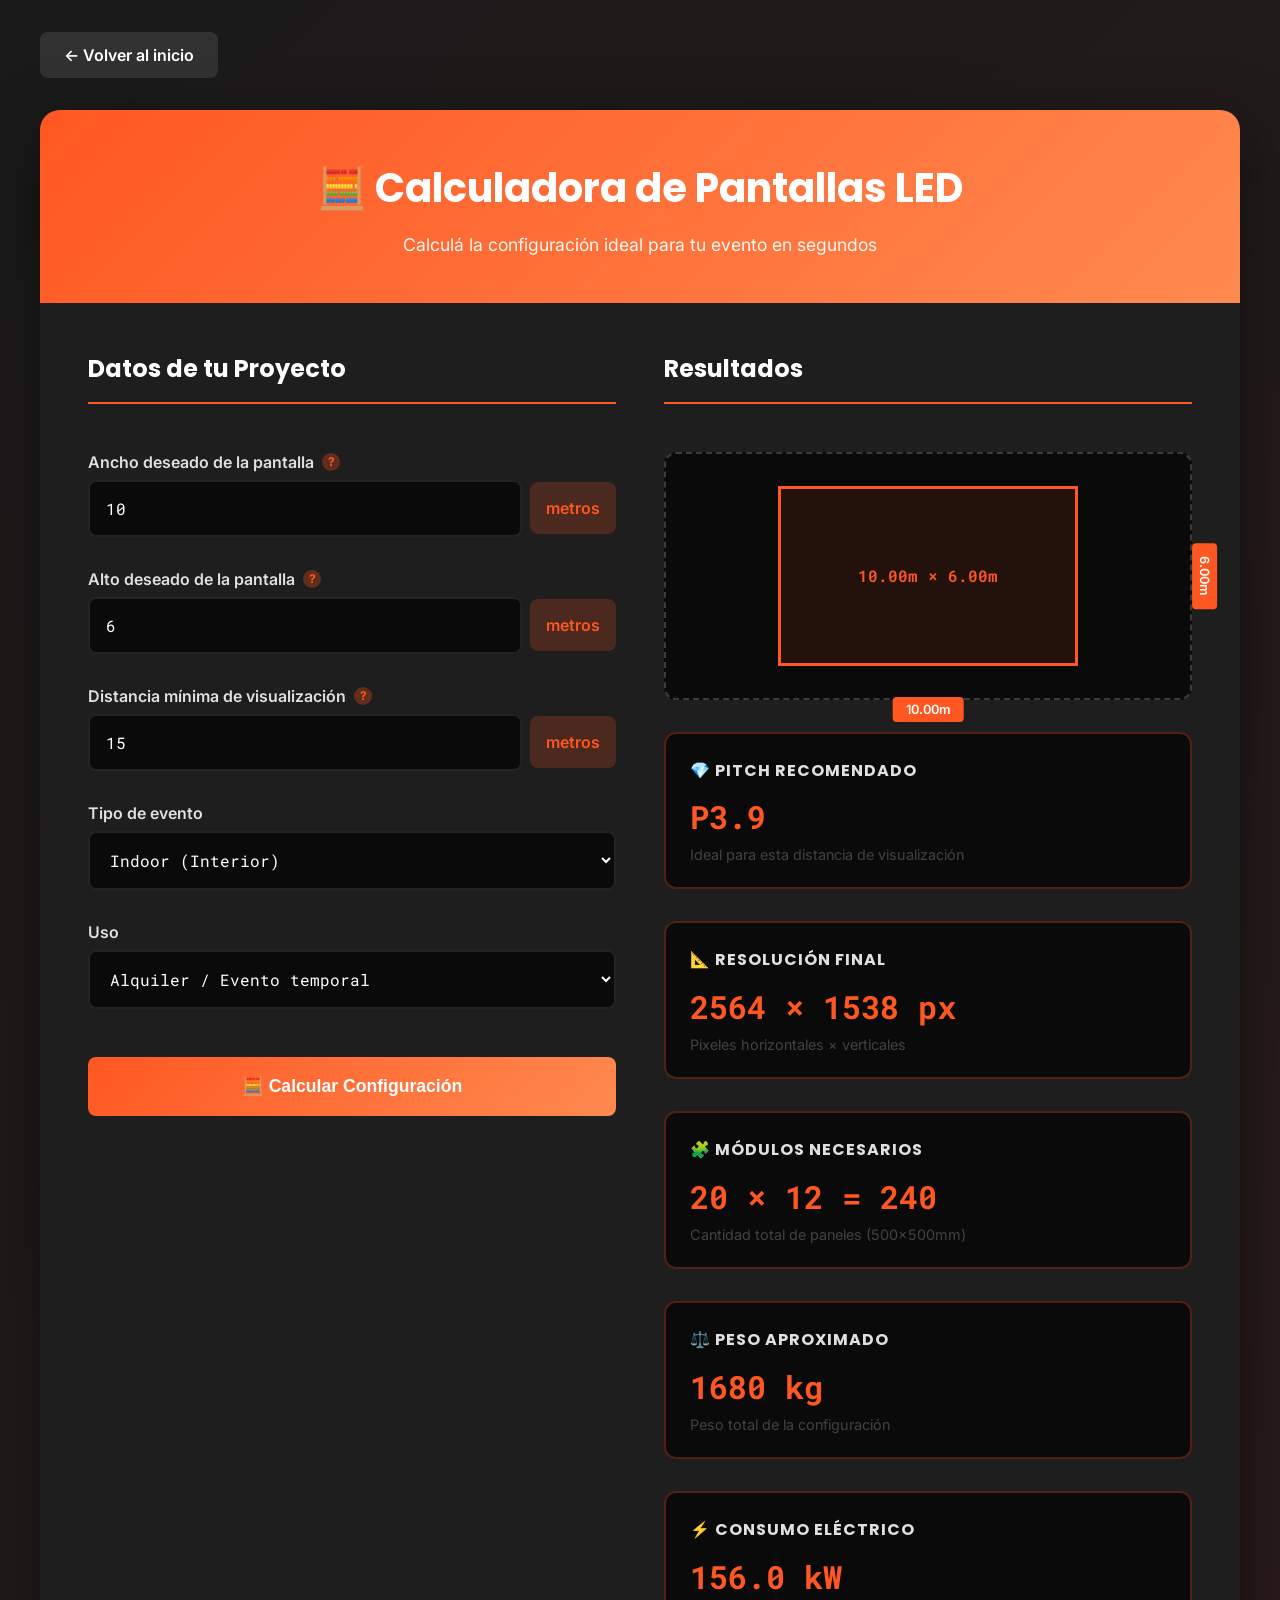
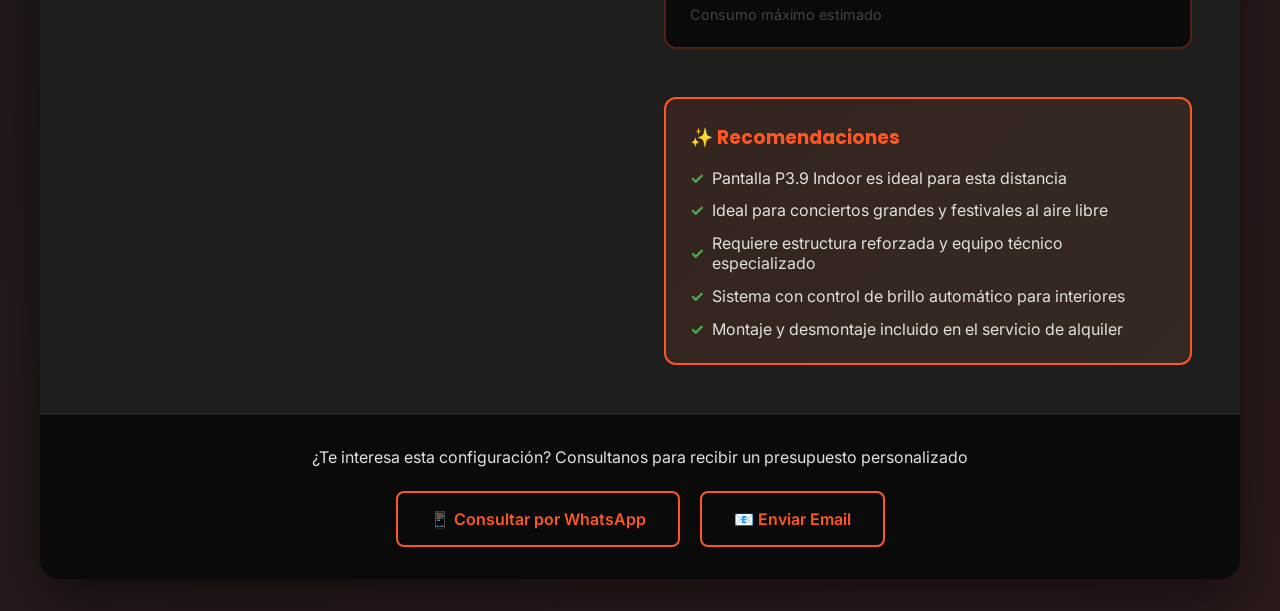
<file: calculadora.html>
<!DOCTYPE html>
<html lang="es">
<head>
    <meta charset="UTF-8">
    <meta name="viewport" content="width=device-width, initial-scale=1.0">
    <title>Calculadora LED - TLO Visual</title>
    <link rel="preconnect" href="https://fonts.googleapis.com">
    <link rel="preconnect" href="https://fonts.gstatic.com" crossorigin>
    <link href="https://fonts.googleapis.com/css2?family=Poppins:wght@400;600;700&family=Inter:wght@400;500&family=Roboto+Mono:wght@400;500&display=swap" rel="stylesheet">
    <link rel="stylesheet" href="css/calculator.css">
</head>
<body>

    <!-- BACK TO HOME -->
    <div class="back-nav">
        <a href="index.html" class="back-btn">← Volver al inicio</a>
    </div>

    <div class="calculator-container">
        <!-- HEADER -->
        <div class="calculator-header">
            <h1>🧮 Calculadora de Pantallas LED</h1>
            <p>Calculá la configuración ideal para tu evento en segundos</p>
        </div>

        <!-- BODY -->
        <div class="calculator-body">
            <!-- INPUTS SECTION -->
            <div class="inputs-section">
                <h2 class="section-title">Datos de tu Proyecto</h2>

                <div class="input-group">
                    <label>
                        Ancho deseado de la pantalla
                        <span class="info-tooltip" title="Ancho aproximado que necesitas">?</span>
                    </label>
                    <div class="input-with-unit">
                        <input type="number" id="width" placeholder="Ej: 10" step="0.5" min="1" value="10">
                        <span class="unit">metros</span>
                    </div>
                </div>

                <div class="input-group">
                    <label>
                        Alto deseado de la pantalla
                        <span class="info-tooltip" title="Alto aproximado que necesitas">?</span>
                    </label>
                    <div class="input-with-unit">
                        <input type="number" id="height" placeholder="Ej: 6" step="0.5" min="1" value="6">
                        <span class="unit">metros</span>
                    </div>
                </div>

                <div class="input-group">
                    <label>
                        Distancia mínima de visualización
                        <span class="info-tooltip" title="¿A qué distancia estará el público más cercano?">?</span>
                    </label>
                    <div class="input-with-unit">
                        <input type="number" id="distance" placeholder="Ej: 15" step="1" min="1" value="15">
                        <span class="unit">metros</span>
                    </div>
                </div>

                <div class="input-group">
                    <label>Tipo de evento</label>
                    <select id="eventType">
                        <option value="indoor">Indoor (Interior)</option>
                        <option value="outdoor">Outdoor (Exterior)</option>
                    </select>
                </div>

                <div class="input-group">
                    <label>Uso</label>
                    <select id="useType">
                        <option value="rental">Alquiler / Evento temporal</option>
                        <option value="fixed">Instalación fija</option>
                    </select>
                </div>

                <button class="calculate-btn" onclick="calculate()">🧮 Calcular Configuración</button>
            </div>

            <!-- RESULTS SECTION -->
            <div class="results-section">
                <h2 class="section-title">Resultados</h2>

                <div class="visual-preview" id="visualPreview">
                    <div class="screen-visualization" id="screenViz" style="width: 200px; height: 120px;">
                        10m × 6m
                    </div>
                    <span class="dimension-label dimension-width">10.00m</span>
                    <span class="dimension-label dimension-height">6.00m</span>
                </div>

                <div class="result-card">
                    <h3>💎 Pitch Recomendado</h3>
                    <div class="result-value" id="pitchResult">P4.8</div>
                    <div class="result-detail">Ideal para esta distancia de visualización</div>
                </div>

                <div class="result-card">
                    <h3>📐 Resolución Final</h3>
                    <div class="result-value" id="resolutionResult">2083 × 1250 px</div>
                    <div class="result-detail">Pixeles horizontales × verticales</div>
                </div>

                <div class="result-card">
                    <h3>🧩 Módulos Necesarios</h3>
                    <div class="result-value" id="modulesResult">20 × 12 = 240</div>
                    <div class="result-detail">Cantidad total de paneles (500×500mm)</div>
                </div>

                <div class="result-card">
                    <h3>⚖️ Peso Aproximado</h3>
                    <div class="result-value" id="weightResult">960 kg</div>
                    <div class="result-detail">Peso total de la configuración</div>
                </div>

                <div class="result-card">
                    <h3>⚡ Consumo Eléctrico</h3>
                    <div class="result-value" id="powerResult">12 kW</div>
                    <div class="result-detail">Consumo máximo estimado</div>
                </div>

                <div class="recommendation-box">
                    <h3>✨ Recomendaciones</h3>
                    <ul id="recommendations">
                        <li><span class="check-icon">✓</span> Pantalla P4.8 Outdoor es ideal para esta distancia</li>
                        <li><span class="check-icon">✓</span> Excelente para conciertos y eventos grandes</li>
                        <li><span class="check-icon">✓</span> Requiere estructura de soporte tipo truss</li>
                        <li><span class="check-icon">✓</span> Se puede montar en 4-6 horas con equipo técnico</li>
                    </ul>
                </div>
            </div>
        </div>

        <!-- CTA -->
        <div class="cta-section">
            <p>¿Te interesa esta configuración? Consultanos para recibir un presupuesto personalizado</p>
            <a href="https://wa.me/34686514064" class="contact-btn" target="_blank">📱 Consultar por WhatsApp</a>
            <a href="mailto:tlo@tlovisual.com" class="contact-btn" style="margin-left: 1rem;">📧 Enviar Email</a>
        </div>
    </div>

    <script src="js/calculator.js"></script>

</body>
</html>
</file>
<file: css/calculator.css>
/* ===================================
   CALCULATOR STYLES
   ================================ */

* {
    margin: 0;
    padding: 0;
    box-sizing: border-box;
}

:root {
    --primary-black: #0A0A0A;
    --primary-orange: #FF5722;
    --dark-gray: #1E1E1E;
    --medium-gray: #424242;
    --light-gray: #E0E0E0;
    --white: #FFFFFF;
    --success: #4CAF50;
}

body {
    font-family: 'Inter', sans-serif;
    background: linear-gradient(135deg, #1a1a1a 0%, #2d1b1b 100%);
    color: var(--white);
    padding: 2rem;
    min-height: 100vh;
    display: flex;
    flex-direction: column;
    align-items: center;
    justify-content: center;
}

h1, h2, h3 {
    font-family: 'Poppins', sans-serif;
}

/* BACK NAVIGATION */
.back-nav {
    width: 100%;
    max-width: 1200px;
    margin-bottom: 2rem;
}

.back-btn {
    color: var(--white);
    text-decoration: none;
    font-weight: 600;
    display: inline-flex;
    align-items: center;
    gap: 0.5rem;
    padding: 0.8rem 1.5rem;
    background: rgba(255, 255, 255, 0.1);
    border-radius: 8px;
    transition: all 0.3s ease;
}

.back-btn:hover {
    background: var(--primary-orange);
}

/* CALCULATOR CONTAINER */
.calculator-container {
    max-width: 1200px;
    width: 100%;
    background: var(--dark-gray);
    border-radius: 20px;
    overflow: hidden;
    box-shadow: 0 20px 60px rgba(0, 0, 0, 0.5);
}

.calculator-header {
    background: linear-gradient(135deg, var(--primary-orange), #FF8A50);
    padding: 3rem;
    text-align: center;
}

.calculator-header h1 {
    font-size: 2.5rem;
    margin-bottom: 1rem;
}

.calculator-header p {
    font-size: 1.1rem;
    opacity: 0.95;
}

.calculator-body {
    display: grid;
    grid-template-columns: 1fr 1fr;
    gap: 3rem;
    padding: 3rem;
}

.inputs-section,
.results-section {
    display: flex;
    flex-direction: column;
    gap: 2rem;
}

.section-title {
    font-size: 1.5rem;
    margin-bottom: 1rem;
    padding-bottom: 1rem;
    border-bottom: 2px solid var(--primary-orange);
}

/* INPUT GROUPS */
.input-group {
    display: flex;
    flex-direction: column;
    gap: 0.5rem;
}

.input-group label {
    font-weight: 600;
    color: var(--light-gray);
    display: flex;
    align-items: center;
    gap: 0.5rem;
}

.input-group input,
.input-group select {
    background: var(--primary-black);
    border: 2px solid rgba(255, 255, 255, 0.1);
    color: var(--white);
    padding: 1rem;
    border-radius: 8px;
    font-size: 1rem;
    font-family: 'Roboto Mono', monospace;
    transition: all 0.3s ease;
}

.input-group input:focus,
.input-group select:focus {
    outline: none;
    border-color: var(--primary-orange);
    box-shadow: 0 0 0 3px rgba(255, 87, 34, 0.2);
}

.input-with-unit {
    display: flex;
    gap: 0.5rem;
    align-items: center;
}

.input-with-unit input {
    flex: 1;
}

.unit {
    background: rgba(255, 87, 34, 0.2);
    padding: 1rem;
    border-radius: 8px;
    font-weight: 600;
    color: var(--primary-orange);
    min-width: 60px;
    text-align: center;
}

.calculate-btn {
    background: linear-gradient(135deg, var(--primary-orange), #FF8A50);
    color: var(--white);
    padding: 1.2rem 2rem;
    border: none;
    border-radius: 8px;
    font-size: 1.1rem;
    font-weight: 600;
    cursor: pointer;
    transition: all 0.3s ease;
    margin-top: 1rem;
}

.calculate-btn:hover {
    transform: translateY(-2px);
    box-shadow: 0 10px 30px rgba(255, 87, 34, 0.4);
}

/* RESULTS */
.result-card {
    background: var(--primary-black);
    border: 2px solid rgba(255, 87, 34, 0.3);
    border-radius: 12px;
    padding: 1.5rem;
    transition: all 0.3s ease;
}

.result-card:hover {
    border-color: var(--primary-orange);
    transform: translateX(5px);
}

.result-card h3 {
    font-size: 1rem;
    color: var(--light-gray);
    margin-bottom: 0.8rem;
    text-transform: uppercase;
    letter-spacing: 1px;
}

.result-value {
    font-size: 2rem;
    font-weight: 700;
    color: var(--primary-orange);
    font-family: 'Roboto Mono', monospace;
}

.result-detail {
    font-size: 0.9rem;
    color: var(--medium-gray);
    margin-top: 0.5rem;
}

/* VISUAL PREVIEW */
.visual-preview {
    background: var(--primary-black);
    border-radius: 12px;
    padding: 2rem;
    display: flex;
    align-items: center;
    justify-content: center;
    min-height: 200px;
    border: 2px dashed rgba(255, 255, 255, 0.2);
    position: relative;
}

.screen-visualization {
    border: 3px solid var(--primary-orange);
    background: rgba(255, 87, 34, 0.1);
    display: flex;
    align-items: center;
    justify-content: center;
    font-family: 'Roboto Mono', monospace;
    color: var(--primary-orange);
    font-weight: 600;
    transition: all 0.5s ease;
}

.dimension-label {
    position: absolute;
    background: var(--primary-orange);
    color: var(--white);
    padding: 0.3rem 0.8rem;
    border-radius: 4px;
    font-size: 0.8rem;
    font-weight: 600;
}

.dimension-width {
    bottom: -1.5rem;
    left: 50%;
    transform: translateX(-50%);
}

.dimension-height {
    right: -3rem;
    top: 50%;
    transform: translateY(-50%) rotate(90deg);
}

/* RECOMMENDATIONS */
.recommendation-box {
    background: linear-gradient(135deg, rgba(255, 87, 34, 0.1), rgba(255, 138, 80, 0.1));
    border: 2px solid var(--primary-orange);
    border-radius: 12px;
    padding: 1.5rem;
    margin-top: 1rem;
}

.recommendation-box h3 {
    color: var(--primary-orange);
    margin-bottom: 1rem;
    display: flex;
    align-items: center;
    gap: 0.5rem;
}

.recommendation-box ul {
    list-style: none;
    display: flex;
    flex-direction: column;
    gap: 0.8rem;
}

.recommendation-box li {
    display: flex;
    align-items: center;
    gap: 0.5rem;
    color: var(--light-gray);
}

.check-icon {
    color: var(--success);
    font-weight: 700;
}

/* INFO TOOLTIP */
.info-tooltip {
    display: inline-block;
    width: 18px;
    height: 18px;
    background: rgba(255, 87, 34, 0.3);
    color: var(--primary-orange);
    border-radius: 50%;
    text-align: center;
    line-height: 18px;
    font-size: 0.75rem;
    cursor: help;
    font-weight: 700;
}

/* CTA SECTION */
.cta-section {
    background: var(--primary-black);
    padding: 2rem;
    text-align: center;
    border-top: 2px solid rgba(255, 255, 255, 0.1);
}

.cta-section p {
    color: var(--light-gray);
    margin-bottom: 1.5rem;
}

.contact-btn {
    background: transparent;
    border: 2px solid var(--primary-orange);
    color: var(--primary-orange);
    padding: 1rem 2rem;
    border-radius: 8px;
    font-weight: 600;
    cursor: pointer;
    transition: all 0.3s ease;
    text-decoration: none;
    display: inline-block;
}

.contact-btn:hover {
    background: var(--primary-orange);
    color: var(--white);
}

/* ANIMATIONS */
@keyframes fadeIn {
    from {
        opacity: 0;
        transform: translateY(20px);
    }
    to {
        opacity: 1;
        transform: translateY(0);
    }
}

.result-card {
    animation: fadeIn 0.5s ease;
}

/* RESPONSIVE */
@media (max-width: 968px) {
    .calculator-body {
        grid-template-columns: 1fr;
    }

    .calculator-header h1 {
        font-size: 2rem;
    }

    body {
        padding: 1rem;
    }

    .dimension-height {
        display: none;
    }
}
</file>
